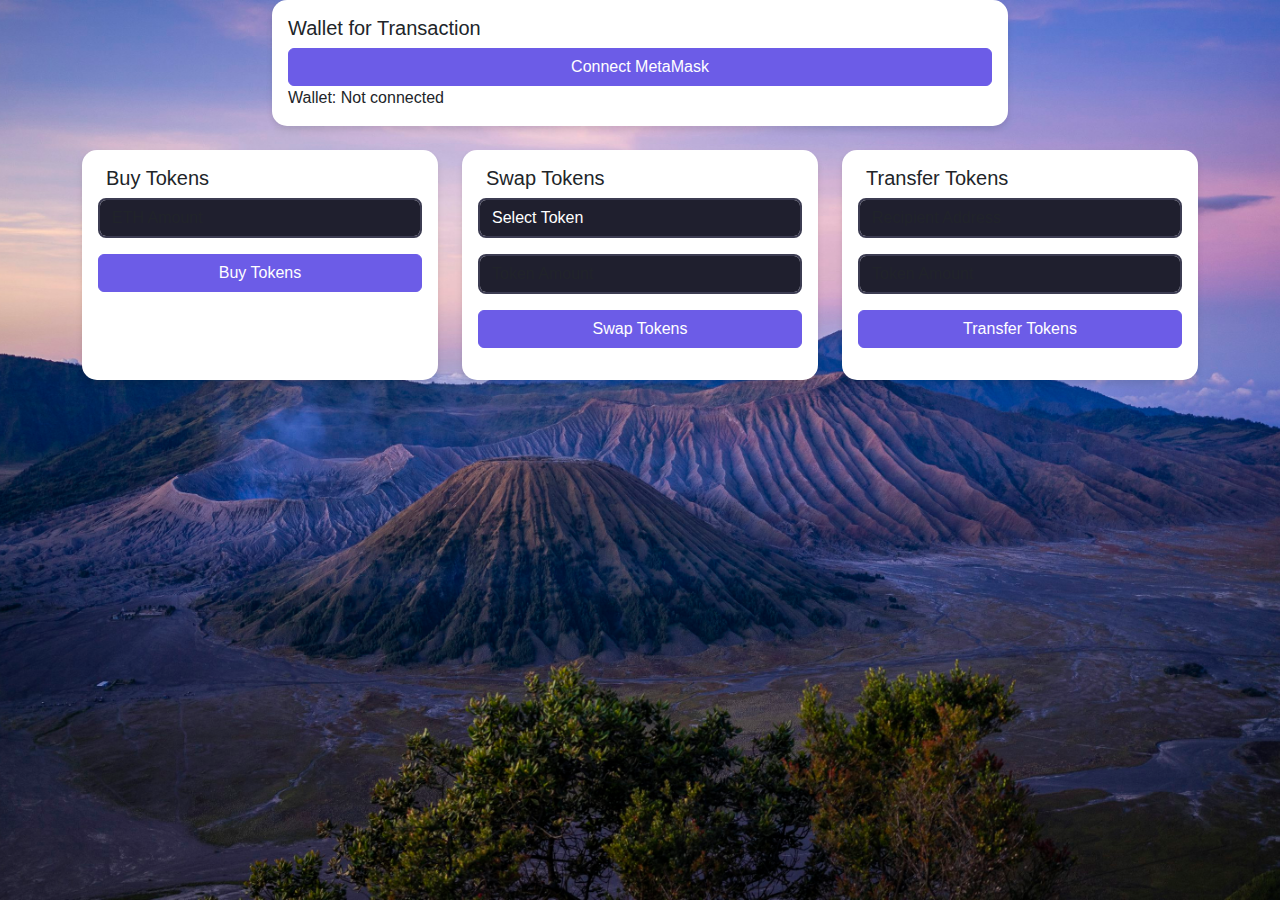
<file: html/index.html>
<!DOCTYPE html>
<html lang="en">
<head>
    <meta charset="UTF-8">
    <meta name="viewport" content="width=device-width, initial-scale=1.0">
    <title>Recycling Incentive System</title>
    <script src="../assets/js/web3.min.js"></script>
    <link rel="stylesheet" href="../assets/css/bootstrap.min.css" rel="stylesheet">
    <link href="../assets/css/css2.css" rel="stylesheet">
    <link href="all2.css" rel="stylesheet">
    <style>
        body {
            background-color: #f8f9fa;
            font-family: 'Arial', sans-serif;
        }
        .navbar {
            background-color: #6c5ce7;
        }
        .navbar-brand {
            font-weight: bold;
            color: #fff !important;
        }
        .card {
            border: none;
            border-radius: 15px;
            box-shadow: 0 4px 6px rgba(0, 0, 0, 0.1);
            transition: transform 0.3s ease;
        }
        .card:hover {
            transform: translateY(-5px);
        }
        .btn-primary {
            background-color: #6c5ce7;
            border-color: #6c5ce7;
        }
        .btn-primary:hover {
            background-color: #5b4bc6;
            border-color: #5b4bc6;
        }
        .form-control:focus {
            border-color: #6c5ce7;
            box-shadow: 0 0 0 0.2rem rgba(108, 92, 231, 0.25);
        }
        .navbar-brand .dark {
    color: #343a40 !important;
}
.navbar-brand .light {
    color: #fff !important;
}
    </style>
</head>
<body>
    <!-- Navbar -->
    
    <div class="container">
        <div class="row justify-content-center">
            <div class="col-md-8">
                <div class="card mb-4">
                    <div class="card-body">
                        <h5 class="card-title">Wallet for Transaction</h5>
                        <button id="connectWallet" class="btn btn-primary w-100">Connect MetaMask</button>
                        <p id="walletAddress" class="card-text">Wallet: Not connected</p>
                       
                    </div>
                </div>
            </div>
        </div>

        <div class="row justify-content-center">
            <div class="col-md-4 mb-4">
                <div class="card h-100">
                    <div class="card-body">
                        <h5 class="card-title"><i class="fas fa-coins me-2"></i>Buy Tokens</h5>
                        <input type="number" id="ethAmount" class="form-control mb-3" placeholder="ETH Amount">
                        <button id="buyTokens" class="btn btn-primary w-100">Buy Tokens</button>
                        <p id="buyStatus" class="mt-3"></p>
                    </div>
                </div>
            </div>
            <div class="col-md-4 mb-4">
                <div class="card h-100">
                    <div class="card-body">
                        <h5 class="card-title"><i class="fas fa-exchange-alt me-2"></i>Swap Tokens</h5>
                        <select name="tswap" id="tswap" class="form-control mb-3" title="tswap">
                            <option value="">Select Token</option>
                            <option value="ETH">ETH</option>
                            <option value="DAI">DAI -pending</option>
                            <option value="WETH">WETH-pending</option>
                        </select>
                        <input type="number" id="swapAmount" class="form-control mb-3" placeholder="Token Amount">
                        <button id="swapTokens" class="btn btn-primary w-100">Swap Tokens</button>
                        <p id="swapStatus" class="mt-3"></p>
                        <p id="transaction" class="mt-2"></p>
                    </div>
                </div>
            </div>
            <div class="col-md-4 mb-4">
                <div class="card h-100">
                    <div class="card-body">
                        <h5 class="card-title"><i class="fas fa-paper-plane me-2"></i>Transfer Tokens</h5>
                        <input type="text" id="recipient" class="form-control mb-3" placeholder="Recipient Address">
                        <input type="number" id="transferAmount" class="form-control mb-3" placeholder="Token Amount">
                        <button id="transferTokens" class="btn btn-primary w-100">Transfer Tokens</button>
                        <p id="transferStatus" class="mt-3"></p>
                    </div>
                </div>
            </div>
        </div>
    </div>

    <script src="../assets/js/bootstrap.bundle.min.js"></script>
    <script src="scriptbaru.js"></script>
    <script>
        document.addEventListener('DOMContentLoaded', function() {
            const connectButton = document.getElementById('connect');
            const walletButton = document.getElementById('walletb');
            const logoutButton = document.getElementById('logoutb');

            connectButton.addEventListener('click', async () => {
                if (typeof window.ethereum !== 'undefined') {
                    try {
                        await window.ethereum.request({ method: 'eth_requestAccounts' });
                        connectButton.style.display = 'none';
                        walletButton.style.display = 'inline-block';
                        logoutButton.style.display = 'inline-block';
                    } catch (error) {
                        console.error('User denied account access');
                    }
                } else {
                    console.log('MetaMask not detected');
                    alert('Please install MetaMask to use this feature');
                }
            });
        });
    </script>
</body>
</html>
</file>
<file: assets/css/css2.css>
/* cyrillic-ext */
@font-face {
  font-family: 'Roboto';
  font-style: normal;
  font-weight: 400;
  font-stretch: 100%;
  font-display: swap;
  src: url(https://fonts.gstatic.com/s/roboto/v47/KFO7CnqEu92Fr1ME7kSn66aGLdTylUAMa3GUBGEe.woff2) format('woff2');
  unicode-range: U+0460-052F, U+1C80-1C8A, U+20B4, U+2DE0-2DFF, U+A640-A69F, U+FE2E-FE2F;
}
/* cyrillic */
@font-face {
  font-family: 'Roboto';
  font-style: normal;
  font-weight: 400;
  font-stretch: 100%;
  font-display: swap;
  src: url(https://fonts.gstatic.com/s/roboto/v47/KFO7CnqEu92Fr1ME7kSn66aGLdTylUAMa3iUBGEe.woff2) format('woff2');
  unicode-range: U+0301, U+0400-045F, U+0490-0491, U+04B0-04B1, U+2116;
}
/* greek-ext */
@font-face {
  font-family: 'Roboto';
  font-style: normal;
  font-weight: 400;
  font-stretch: 100%;
  font-display: swap;
  src: url(https://fonts.gstatic.com/s/roboto/v47/KFO7CnqEu92Fr1ME7kSn66aGLdTylUAMa3CUBGEe.woff2) format('woff2');
  unicode-range: U+1F00-1FFF;
}
/* greek */
@font-face {
  font-family: 'Roboto';
  font-style: normal;
  font-weight: 400;
  font-stretch: 100%;
  font-display: swap;
  src: url(https://fonts.gstatic.com/s/roboto/v47/KFO7CnqEu92Fr1ME7kSn66aGLdTylUAMa3-UBGEe.woff2) format('woff2');
  unicode-range: U+0370-0377, U+037A-037F, U+0384-038A, U+038C, U+038E-03A1, U+03A3-03FF;
}
/* math */
@font-face {
  font-family: 'Roboto';
  font-style: normal;
  font-weight: 400;
  font-stretch: 100%;
  font-display: swap;
  src: url(https://fonts.gstatic.com/s/roboto/v47/KFO7CnqEu92Fr1ME7kSn66aGLdTylUAMawCUBGEe.woff2) format('woff2');
  unicode-range: U+0302-0303, U+0305, U+0307-0308, U+0310, U+0312, U+0315, U+031A, U+0326-0327, U+032C, U+032F-0330, U+0332-0333, U+0338, U+033A, U+0346, U+034D, U+0391-03A1, U+03A3-03A9, U+03B1-03C9, U+03D1, U+03D5-03D6, U+03F0-03F1, U+03F4-03F5, U+2016-2017, U+2034-2038, U+203C, U+2040, U+2043, U+2047, U+2050, U+2057, U+205F, U+2070-2071, U+2074-208E, U+2090-209C, U+20D0-20DC, U+20E1, U+20E5-20EF, U+2100-2112, U+2114-2115, U+2117-2121, U+2123-214F, U+2190, U+2192, U+2194-21AE, U+21B0-21E5, U+21F1-21F2, U+21F4-2211, U+2213-2214, U+2216-22FF, U+2308-230B, U+2310, U+2319, U+231C-2321, U+2336-237A, U+237C, U+2395, U+239B-23B7, U+23D0, U+23DC-23E1, U+2474-2475, U+25AF, U+25B3, U+25B7, U+25BD, U+25C1, U+25CA, U+25CC, U+25FB, U+266D-266F, U+27C0-27FF, U+2900-2AFF, U+2B0E-2B11, U+2B30-2B4C, U+2BFE, U+3030, U+FF5B, U+FF5D, U+1D400-1D7FF, U+1EE00-1EEFF;
}
/* symbols */
@font-face {
  font-family: 'Roboto';
  font-style: normal;
  font-weight: 400;
  font-stretch: 100%;
  font-display: swap;
  src: url(https://fonts.gstatic.com/s/roboto/v47/KFO7CnqEu92Fr1ME7kSn66aGLdTylUAMaxKUBGEe.woff2) format('woff2');
  unicode-range: U+0001-000C, U+000E-001F, U+007F-009F, U+20DD-20E0, U+20E2-20E4, U+2150-218F, U+2190, U+2192, U+2194-2199, U+21AF, U+21E6-21F0, U+21F3, U+2218-2219, U+2299, U+22C4-22C6, U+2300-243F, U+2440-244A, U+2460-24FF, U+25A0-27BF, U+2800-28FF, U+2921-2922, U+2981, U+29BF, U+29EB, U+2B00-2BFF, U+4DC0-4DFF, U+FFF9-FFFB, U+10140-1018E, U+10190-1019C, U+101A0, U+101D0-101FD, U+102E0-102FB, U+10E60-10E7E, U+1D2C0-1D2D3, U+1D2E0-1D37F, U+1F000-1F0FF, U+1F100-1F1AD, U+1F1E6-1F1FF, U+1F30D-1F30F, U+1F315, U+1F31C, U+1F31E, U+1F320-1F32C, U+1F336, U+1F378, U+1F37D, U+1F382, U+1F393-1F39F, U+1F3A7-1F3A8, U+1F3AC-1F3AF, U+1F3C2, U+1F3C4-1F3C6, U+1F3CA-1F3CE, U+1F3D4-1F3E0, U+1F3ED, U+1F3F1-1F3F3, U+1F3F5-1F3F7, U+1F408, U+1F415, U+1F41F, U+1F426, U+1F43F, U+1F441-1F442, U+1F444, U+1F446-1F449, U+1F44C-1F44E, U+1F453, U+1F46A, U+1F47D, U+1F4A3, U+1F4B0, U+1F4B3, U+1F4B9, U+1F4BB, U+1F4BF, U+1F4C8-1F4CB, U+1F4D6, U+1F4DA, U+1F4DF, U+1F4E3-1F4E6, U+1F4EA-1F4ED, U+1F4F7, U+1F4F9-1F4FB, U+1F4FD-1F4FE, U+1F503, U+1F507-1F50B, U+1F50D, U+1F512-1F513, U+1F53E-1F54A, U+1F54F-1F5FA, U+1F610, U+1F650-1F67F, U+1F687, U+1F68D, U+1F691, U+1F694, U+1F698, U+1F6AD, U+1F6B2, U+1F6B9-1F6BA, U+1F6BC, U+1F6C6-1F6CF, U+1F6D3-1F6D7, U+1F6E0-1F6EA, U+1F6F0-1F6F3, U+1F6F7-1F6FC, U+1F700-1F7FF, U+1F800-1F80B, U+1F810-1F847, U+1F850-1F859, U+1F860-1F887, U+1F890-1F8AD, U+1F8B0-1F8BB, U+1F8C0-1F8C1, U+1F900-1F90B, U+1F93B, U+1F946, U+1F984, U+1F996, U+1F9E9, U+1FA00-1FA6F, U+1FA70-1FA7C, U+1FA80-1FA89, U+1FA8F-1FAC6, U+1FACE-1FADC, U+1FADF-1FAE9, U+1FAF0-1FAF8, U+1FB00-1FBFF;
}
/* vietnamese */
@font-face {
  font-family: 'Roboto';
  font-style: normal;
  font-weight: 400;
  font-stretch: 100%;
  font-display: swap;
  src: url(https://fonts.gstatic.com/s/roboto/v47/KFO7CnqEu92Fr1ME7kSn66aGLdTylUAMa3OUBGEe.woff2) format('woff2');
  unicode-range: U+0102-0103, U+0110-0111, U+0128-0129, U+0168-0169, U+01A0-01A1, U+01AF-01B0, U+0300-0301, U+0303-0304, U+0308-0309, U+0323, U+0329, U+1EA0-1EF9, U+20AB;
}
/* latin-ext */
@font-face {
  font-family: 'Roboto';
  font-style: normal;
  font-weight: 400;
  font-stretch: 100%;
  font-display: swap;
  src: url(https://fonts.gstatic.com/s/roboto/v47/KFO7CnqEu92Fr1ME7kSn66aGLdTylUAMa3KUBGEe.woff2) format('woff2');
  unicode-range: U+0100-02BA, U+02BD-02C5, U+02C7-02CC, U+02CE-02D7, U+02DD-02FF, U+0304, U+0308, U+0329, U+1D00-1DBF, U+1E00-1E9F, U+1EF2-1EFF, U+2020, U+20A0-20AB, U+20AD-20C0, U+2113, U+2C60-2C7F, U+A720-A7FF;
}
/* latin */
@font-face {
  font-family: 'Roboto';
  font-style: normal;
  font-weight: 400;
  font-stretch: 100%;
  font-display: swap;
  src: url(https://fonts.gstatic.com/s/roboto/v47/KFO7CnqEu92Fr1ME7kSn66aGLdTylUAMa3yUBA.woff2) format('woff2');
  unicode-range: U+0000-00FF, U+0131, U+0152-0153, U+02BB-02BC, U+02C6, U+02DA, U+02DC, U+0304, U+0308, U+0329, U+2000-206F, U+20AC, U+2122, U+2191, U+2193, U+2212, U+2215, U+FEFF, U+FFFD;
}
/* cyrillic-ext */
@font-face {
  font-family: 'Roboto';
  font-style: normal;
  font-weight: 500;
  font-stretch: 100%;
  font-display: swap;
  src: url(https://fonts.gstatic.com/s/roboto/v47/KFO7CnqEu92Fr1ME7kSn66aGLdTylUAMa3GUBGEe.woff2) format('woff2');
  unicode-range: U+0460-052F, U+1C80-1C8A, U+20B4, U+2DE0-2DFF, U+A640-A69F, U+FE2E-FE2F;
}
/* cyrillic */
@font-face {
  font-family: 'Roboto';
  font-style: normal;
  font-weight: 500;
  font-stretch: 100%;
  font-display: swap;
  src: url(https://fonts.gstatic.com/s/roboto/v47/KFO7CnqEu92Fr1ME7kSn66aGLdTylUAMa3iUBGEe.woff2) format('woff2');
  unicode-range: U+0301, U+0400-045F, U+0490-0491, U+04B0-04B1, U+2116;
}
/* greek-ext */
@font-face {
  font-family: 'Roboto';
  font-style: normal;
  font-weight: 500;
  font-stretch: 100%;
  font-display: swap;
  src: url(https://fonts.gstatic.com/s/roboto/v47/KFO7CnqEu92Fr1ME7kSn66aGLdTylUAMa3CUBGEe.woff2) format('woff2');
  unicode-range: U+1F00-1FFF;
}
/* greek */
@font-face {
  font-family: 'Roboto';
  font-style: normal;
  font-weight: 500;
  font-stretch: 100%;
  font-display: swap;
  src: url(https://fonts.gstatic.com/s/roboto/v47/KFO7CnqEu92Fr1ME7kSn66aGLdTylUAMa3-UBGEe.woff2) format('woff2');
  unicode-range: U+0370-0377, U+037A-037F, U+0384-038A, U+038C, U+038E-03A1, U+03A3-03FF;
}
/* math */
@font-face {
  font-family: 'Roboto';
  font-style: normal;
  font-weight: 500;
  font-stretch: 100%;
  font-display: swap;
  src: url(https://fonts.gstatic.com/s/roboto/v47/KFO7CnqEu92Fr1ME7kSn66aGLdTylUAMawCUBGEe.woff2) format('woff2');
  unicode-range: U+0302-0303, U+0305, U+0307-0308, U+0310, U+0312, U+0315, U+031A, U+0326-0327, U+032C, U+032F-0330, U+0332-0333, U+0338, U+033A, U+0346, U+034D, U+0391-03A1, U+03A3-03A9, U+03B1-03C9, U+03D1, U+03D5-03D6, U+03F0-03F1, U+03F4-03F5, U+2016-2017, U+2034-2038, U+203C, U+2040, U+2043, U+2047, U+2050, U+2057, U+205F, U+2070-2071, U+2074-208E, U+2090-209C, U+20D0-20DC, U+20E1, U+20E5-20EF, U+2100-2112, U+2114-2115, U+2117-2121, U+2123-214F, U+2190, U+2192, U+2194-21AE, U+21B0-21E5, U+21F1-21F2, U+21F4-2211, U+2213-2214, U+2216-22FF, U+2308-230B, U+2310, U+2319, U+231C-2321, U+2336-237A, U+237C, U+2395, U+239B-23B7, U+23D0, U+23DC-23E1, U+2474-2475, U+25AF, U+25B3, U+25B7, U+25BD, U+25C1, U+25CA, U+25CC, U+25FB, U+266D-266F, U+27C0-27FF, U+2900-2AFF, U+2B0E-2B11, U+2B30-2B4C, U+2BFE, U+3030, U+FF5B, U+FF5D, U+1D400-1D7FF, U+1EE00-1EEFF;
}
/* symbols */
@font-face {
  font-family: 'Roboto';
  font-style: normal;
  font-weight: 500;
  font-stretch: 100%;
  font-display: swap;
  src: url(https://fonts.gstatic.com/s/roboto/v47/KFO7CnqEu92Fr1ME7kSn66aGLdTylUAMaxKUBGEe.woff2) format('woff2');
  unicode-range: U+0001-000C, U+000E-001F, U+007F-009F, U+20DD-20E0, U+20E2-20E4, U+2150-218F, U+2190, U+2192, U+2194-2199, U+21AF, U+21E6-21F0, U+21F3, U+2218-2219, U+2299, U+22C4-22C6, U+2300-243F, U+2440-244A, U+2460-24FF, U+25A0-27BF, U+2800-28FF, U+2921-2922, U+2981, U+29BF, U+29EB, U+2B00-2BFF, U+4DC0-4DFF, U+FFF9-FFFB, U+10140-1018E, U+10190-1019C, U+101A0, U+101D0-101FD, U+102E0-102FB, U+10E60-10E7E, U+1D2C0-1D2D3, U+1D2E0-1D37F, U+1F000-1F0FF, U+1F100-1F1AD, U+1F1E6-1F1FF, U+1F30D-1F30F, U+1F315, U+1F31C, U+1F31E, U+1F320-1F32C, U+1F336, U+1F378, U+1F37D, U+1F382, U+1F393-1F39F, U+1F3A7-1F3A8, U+1F3AC-1F3AF, U+1F3C2, U+1F3C4-1F3C6, U+1F3CA-1F3CE, U+1F3D4-1F3E0, U+1F3ED, U+1F3F1-1F3F3, U+1F3F5-1F3F7, U+1F408, U+1F415, U+1F41F, U+1F426, U+1F43F, U+1F441-1F442, U+1F444, U+1F446-1F449, U+1F44C-1F44E, U+1F453, U+1F46A, U+1F47D, U+1F4A3, U+1F4B0, U+1F4B3, U+1F4B9, U+1F4BB, U+1F4BF, U+1F4C8-1F4CB, U+1F4D6, U+1F4DA, U+1F4DF, U+1F4E3-1F4E6, U+1F4EA-1F4ED, U+1F4F7, U+1F4F9-1F4FB, U+1F4FD-1F4FE, U+1F503, U+1F507-1F50B, U+1F50D, U+1F512-1F513, U+1F53E-1F54A, U+1F54F-1F5FA, U+1F610, U+1F650-1F67F, U+1F687, U+1F68D, U+1F691, U+1F694, U+1F698, U+1F6AD, U+1F6B2, U+1F6B9-1F6BA, U+1F6BC, U+1F6C6-1F6CF, U+1F6D3-1F6D7, U+1F6E0-1F6EA, U+1F6F0-1F6F3, U+1F6F7-1F6FC, U+1F700-1F7FF, U+1F800-1F80B, U+1F810-1F847, U+1F850-1F859, U+1F860-1F887, U+1F890-1F8AD, U+1F8B0-1F8BB, U+1F8C0-1F8C1, U+1F900-1F90B, U+1F93B, U+1F946, U+1F984, U+1F996, U+1F9E9, U+1FA00-1FA6F, U+1FA70-1FA7C, U+1FA80-1FA89, U+1FA8F-1FAC6, U+1FACE-1FADC, U+1FADF-1FAE9, U+1FAF0-1FAF8, U+1FB00-1FBFF;
}
/* vietnamese */
@font-face {
  font-family: 'Roboto';
  font-style: normal;
  font-weight: 500;
  font-stretch: 100%;
  font-display: swap;
  src: url(https://fonts.gstatic.com/s/roboto/v47/KFO7CnqEu92Fr1ME7kSn66aGLdTylUAMa3OUBGEe.woff2) format('woff2');
  unicode-range: U+0102-0103, U+0110-0111, U+0128-0129, U+0168-0169, U+01A0-01A1, U+01AF-01B0, U+0300-0301, U+0303-0304, U+0308-0309, U+0323, U+0329, U+1EA0-1EF9, U+20AB;
}
/* latin-ext */
@font-face {
  font-family: 'Roboto';
  font-style: normal;
  font-weight: 500;
  font-stretch: 100%;
  font-display: swap;
  src: url(https://fonts.gstatic.com/s/roboto/v47/KFO7CnqEu92Fr1ME7kSn66aGLdTylUAMa3KUBGEe.woff2) format('woff2');
  unicode-range: U+0100-02BA, U+02BD-02C5, U+02C7-02CC, U+02CE-02D7, U+02DD-02FF, U+0304, U+0308, U+0329, U+1D00-1DBF, U+1E00-1E9F, U+1EF2-1EFF, U+2020, U+20A0-20AB, U+20AD-20C0, U+2113, U+2C60-2C7F, U+A720-A7FF;
}
/* latin */
@font-face {
  font-family: 'Roboto';
  font-style: normal;
  font-weight: 500;
  font-stretch: 100%;
  font-display: swap;
  src: url(https://fonts.gstatic.com/s/roboto/v47/KFO7CnqEu92Fr1ME7kSn66aGLdTylUAMa3yUBA.woff2) format('woff2');
  unicode-range: U+0000-00FF, U+0131, U+0152-0153, U+02BB-02BC, U+02C6, U+02DA, U+02DC, U+0304, U+0308, U+0329, U+2000-206F, U+20AC, U+2122, U+2191, U+2193, U+2212, U+2215, U+FEFF, U+FFFD;
}
/* cyrillic-ext */
@font-face {
  font-family: 'Roboto';
  font-style: normal;
  font-weight: 700;
  font-stretch: 100%;
  font-display: swap;
  src: url(https://fonts.gstatic.com/s/roboto/v47/KFO7CnqEu92Fr1ME7kSn66aGLdTylUAMa3GUBGEe.woff2) format('woff2');
  unicode-range: U+0460-052F, U+1C80-1C8A, U+20B4, U+2DE0-2DFF, U+A640-A69F, U+FE2E-FE2F;
}
/* cyrillic */
@font-face {
  font-family: 'Roboto';
  font-style: normal;
  font-weight: 700;
  font-stretch: 100%;
  font-display: swap;
  src: url(https://fonts.gstatic.com/s/roboto/v47/KFO7CnqEu92Fr1ME7kSn66aGLdTylUAMa3iUBGEe.woff2) format('woff2');
  unicode-range: U+0301, U+0400-045F, U+0490-0491, U+04B0-04B1, U+2116;
}
/* greek-ext */
@font-face {
  font-family: 'Roboto';
  font-style: normal;
  font-weight: 700;
  font-stretch: 100%;
  font-display: swap;
  src: url(https://fonts.gstatic.com/s/roboto/v47/KFO7CnqEu92Fr1ME7kSn66aGLdTylUAMa3CUBGEe.woff2) format('woff2');
  unicode-range: U+1F00-1FFF;
}
/* greek */
@font-face {
  font-family: 'Roboto';
  font-style: normal;
  font-weight: 700;
  font-stretch: 100%;
  font-display: swap;
  src: url(https://fonts.gstatic.com/s/roboto/v47/KFO7CnqEu92Fr1ME7kSn66aGLdTylUAMa3-UBGEe.woff2) format('woff2');
  unicode-range: U+0370-0377, U+037A-037F, U+0384-038A, U+038C, U+038E-03A1, U+03A3-03FF;
}
/* math */
@font-face {
  font-family: 'Roboto';
  font-style: normal;
  font-weight: 700;
  font-stretch: 100%;
  font-display: swap;
  src: url(https://fonts.gstatic.com/s/roboto/v47/KFO7CnqEu92Fr1ME7kSn66aGLdTylUAMawCUBGEe.woff2) format('woff2');
  unicode-range: U+0302-0303, U+0305, U+0307-0308, U+0310, U+0312, U+0315, U+031A, U+0326-0327, U+032C, U+032F-0330, U+0332-0333, U+0338, U+033A, U+0346, U+034D, U+0391-03A1, U+03A3-03A9, U+03B1-03C9, U+03D1, U+03D5-03D6, U+03F0-03F1, U+03F4-03F5, U+2016-2017, U+2034-2038, U+203C, U+2040, U+2043, U+2047, U+2050, U+2057, U+205F, U+2070-2071, U+2074-208E, U+2090-209C, U+20D0-20DC, U+20E1, U+20E5-20EF, U+2100-2112, U+2114-2115, U+2117-2121, U+2123-214F, U+2190, U+2192, U+2194-21AE, U+21B0-21E5, U+21F1-21F2, U+21F4-2211, U+2213-2214, U+2216-22FF, U+2308-230B, U+2310, U+2319, U+231C-2321, U+2336-237A, U+237C, U+2395, U+239B-23B7, U+23D0, U+23DC-23E1, U+2474-2475, U+25AF, U+25B3, U+25B7, U+25BD, U+25C1, U+25CA, U+25CC, U+25FB, U+266D-266F, U+27C0-27FF, U+2900-2AFF, U+2B0E-2B11, U+2B30-2B4C, U+2BFE, U+3030, U+FF5B, U+FF5D, U+1D400-1D7FF, U+1EE00-1EEFF;
}
/* symbols */
@font-face {
  font-family: 'Roboto';
  font-style: normal;
  font-weight: 700;
  font-stretch: 100%;
  font-display: swap;
  src: url(https://fonts.gstatic.com/s/roboto/v47/KFO7CnqEu92Fr1ME7kSn66aGLdTylUAMaxKUBGEe.woff2) format('woff2');
  unicode-range: U+0001-000C, U+000E-001F, U+007F-009F, U+20DD-20E0, U+20E2-20E4, U+2150-218F, U+2190, U+2192, U+2194-2199, U+21AF, U+21E6-21F0, U+21F3, U+2218-2219, U+2299, U+22C4-22C6, U+2300-243F, U+2440-244A, U+2460-24FF, U+25A0-27BF, U+2800-28FF, U+2921-2922, U+2981, U+29BF, U+29EB, U+2B00-2BFF, U+4DC0-4DFF, U+FFF9-FFFB, U+10140-1018E, U+10190-1019C, U+101A0, U+101D0-101FD, U+102E0-102FB, U+10E60-10E7E, U+1D2C0-1D2D3, U+1D2E0-1D37F, U+1F000-1F0FF, U+1F100-1F1AD, U+1F1E6-1F1FF, U+1F30D-1F30F, U+1F315, U+1F31C, U+1F31E, U+1F320-1F32C, U+1F336, U+1F378, U+1F37D, U+1F382, U+1F393-1F39F, U+1F3A7-1F3A8, U+1F3AC-1F3AF, U+1F3C2, U+1F3C4-1F3C6, U+1F3CA-1F3CE, U+1F3D4-1F3E0, U+1F3ED, U+1F3F1-1F3F3, U+1F3F5-1F3F7, U+1F408, U+1F415, U+1F41F, U+1F426, U+1F43F, U+1F441-1F442, U+1F444, U+1F446-1F449, U+1F44C-1F44E, U+1F453, U+1F46A, U+1F47D, U+1F4A3, U+1F4B0, U+1F4B3, U+1F4B9, U+1F4BB, U+1F4BF, U+1F4C8-1F4CB, U+1F4D6, U+1F4DA, U+1F4DF, U+1F4E3-1F4E6, U+1F4EA-1F4ED, U+1F4F7, U+1F4F9-1F4FB, U+1F4FD-1F4FE, U+1F503, U+1F507-1F50B, U+1F50D, U+1F512-1F513, U+1F53E-1F54A, U+1F54F-1F5FA, U+1F610, U+1F650-1F67F, U+1F687, U+1F68D, U+1F691, U+1F694, U+1F698, U+1F6AD, U+1F6B2, U+1F6B9-1F6BA, U+1F6BC, U+1F6C6-1F6CF, U+1F6D3-1F6D7, U+1F6E0-1F6EA, U+1F6F0-1F6F3, U+1F6F7-1F6FC, U+1F700-1F7FF, U+1F800-1F80B, U+1F810-1F847, U+1F850-1F859, U+1F860-1F887, U+1F890-1F8AD, U+1F8B0-1F8BB, U+1F8C0-1F8C1, U+1F900-1F90B, U+1F93B, U+1F946, U+1F984, U+1F996, U+1F9E9, U+1FA00-1FA6F, U+1FA70-1FA7C, U+1FA80-1FA89, U+1FA8F-1FAC6, U+1FACE-1FADC, U+1FADF-1FAE9, U+1FAF0-1FAF8, U+1FB00-1FBFF;
}
/* vietnamese */
@font-face {
  font-family: 'Roboto';
  font-style: normal;
  font-weight: 700;
  font-stretch: 100%;
  font-display: swap;
  src: url(https://fonts.gstatic.com/s/roboto/v47/KFO7CnqEu92Fr1ME7kSn66aGLdTylUAMa3OUBGEe.woff2) format('woff2');
  unicode-range: U+0102-0103, U+0110-0111, U+0128-0129, U+0168-0169, U+01A0-01A1, U+01AF-01B0, U+0300-0301, U+0303-0304, U+0308-0309, U+0323, U+0329, U+1EA0-1EF9, U+20AB;
}
/* latin-ext */
@font-face {
  font-family: 'Roboto';
  font-style: normal;
  font-weight: 700;
  font-stretch: 100%;
  font-display: swap;
  src: url(https://fonts.gstatic.com/s/roboto/v47/KFO7CnqEu92Fr1ME7kSn66aGLdTylUAMa3KUBGEe.woff2) format('woff2');
  unicode-range: U+0100-02BA, U+02BD-02C5, U+02C7-02CC, U+02CE-02D7, U+02DD-02FF, U+0304, U+0308, U+0329, U+1D00-1DBF, U+1E00-1E9F, U+1EF2-1EFF, U+2020, U+20A0-20AB, U+20AD-20C0, U+2113, U+2C60-2C7F, U+A720-A7FF;
}
/* latin */
@font-face {
  font-family: 'Roboto';
  font-style: normal;
  font-weight: 700;
  font-stretch: 100%;
  font-display: swap;
  src: url(https://fonts.gstatic.com/s/roboto/v47/KFO7CnqEu92Fr1ME7kSn66aGLdTylUAMa3yUBA.woff2) format('woff2');
  unicode-range: U+0000-00FF, U+0131, U+0152-0153, U+02BB-02BC, U+02C6, U+02DA, U+02DC, U+0304, U+0308, U+0329, U+2000-206F, U+20AC, U+2122, U+2191, U+2193, U+2212, U+2215, U+FEFF, U+FFFD;
}
</file>
<file: html/all2.css>
body {
            font-family: 'Roboto', sans-serif;
            background-color: #ffffff;
          
         
            margin: 0;
            padding: 0;
            background-image: url(img/backbromo.jpeg);
          
            background-size: cover;
        background-position: center;
        background-repeat: no-repeat;
        background-attachment: fixed;
        /*  background-attachment: fixed; */
           
        }
        .navbar-brand span {
            color: #0AD18C; /* Brand color */
        }
        .exchange-container {
            margin-top: 5rem;
        }
        .exchange-box {
            background-color: #292e35;
            padding: 30px;
            border-radius: 15px;
            box-shadow: 0px 10px 30px rgba(0, 0, 0, 0.3);
        }
        .form-control, .form-select {
            border: 2px solid #3C3C52;
            border-radius: 8px;
            color: #FFFFFF;
            background-color: #1F1F2E;
        }
        .form-control:focus, .form-select:focus {
            border-color: #0AD18C;
            box-shadow: 0 0 5px rgba(10, 209, 140, 0.7);
        }
        .btn-green {
            background-color: #0AD18C;
            color: white;
            padding: 10px 20px;
            border: none;
            border-radius: 8px;
            font-weight: bold;
            transition: background-color 0.3s ease;
        }
        .btn-green:hover {
            background-color: #08B377;
        }
        .btn-outline-secondary {
            border-radius: 50%;
            width: 50px;
            height: 50px;
            font-size: 1.5rem;
            color: #0AD18C;
            border: 2px solid #0AD18C;
            background: transparent;
            transition: all 0.3s ease;
        }
        .btn-outline-secondary:hover {
            background-color: #0AD18C;
            color: white;
        }
        .exchange-section {
            padding: 60px 15px;
        }
        .exchange-card {
            background: #FFFFFF;
            box-shadow: 0 10px 20px rgba(0, 0, 0, 0.1);
            border-radius: 15px;
            padding: 30px;
            text-align: center;
        }
        .crypto-icon {
            width: 100px;
            height: 100px;
            display: inline-block;
            background: #F9F9F9;
            border-radius: 50%;
            position: relative;
        }
        .crypto-icon img {
            width: 50%;
            position: absolute;
            top: 50%;
            left: 50%;
            transform: translate(-50%, -50%);
        }
        .title {
            font-size: 24px;
            font-weight: 700;
            margin-top: 20px;
            color: #1A202C;
        }
        .description {
            font-size: 16px;
            color: #4A5568;
            margin-top: 15px;
            line-height: 1.8;
        }
        .floating-particles {
            position: relative;
        }
        .floating-particles::before,
        .floating-particles::after {
            content: '';
            position: absolute;
            width: 8px;
            height: 8px;
            background: #0AD18C;
            opacity: 0.3;
            border-radius: 50%;
            animation: float 6s infinite;
        }
        .floating-particles::before {
            top: 10%;
            left: 20%;
            animation-delay: 1s;
        }
        .floating-particles::after {
            bottom: 15%;
            right: 25%;
            animation-delay: 3s;
        }
        .calculator-section {
            padding: 60px 15px;
        }
        .calculator-card {
            background: #FFFFFF;
            box-shadow: 0 10px 20px rgba(0, 0, 0, 0.1);
            border-radius: 15px;
            padding: 30px;
        }
        .title {
            font-size: 24px;
            font-weight: 700;
            margin-bottom: 20px;
        }
        .description {
            font-size: 16px;
            margin-bottom: 20px;
            color: #4A5568;
        }
        .calculate-btn {
            background-color: #0AD18C;
            color: white;
            border: none;
            padding: 10px 20px;
            border-radius: 5px;
            font-weight: 500;
        }
        .calculate-btn:hover {
            background-color: #09B57C;
        }
        .footer {
        background-color: #0AD18C;
        color: white;
        padding: 30px 0;
        margin-top: 50px;
    }

    .footer-text {
        font-size: 18px;
        font-weight: bold;
        margin-bottom: 15px;
    }

    .social-icons {
        display: flex;
        justify-content: center;
        gap: 20px;
    }

    .social-icon {
        color: white;
        font-size: 24px;
        transition: transform 0.3s ease;
    }

    .social-icon:hover {
        transform: scale(1.2);
    }
    .crypto-table {
            margin-top: 20px;
        }
        .crypto-table .badge {
            font-size: 0.75rem;
        }
        .pagination {
            justify-content: center;
        }
        .search-bar {
            margin-bottom: 20px;
        }
        .fixed-rate-icon {
            color: green;
            font-size: 1.2rem;
        }
        

    /* Ensure content is above the background aura */
    .container, .navbar, .footer {
      
      
    }
        @keyframes float {
            0%, 100% {
                transform: translateY(0);
            }
            50% {
                transform: translateY(-10px);
            }
        }
</file>
